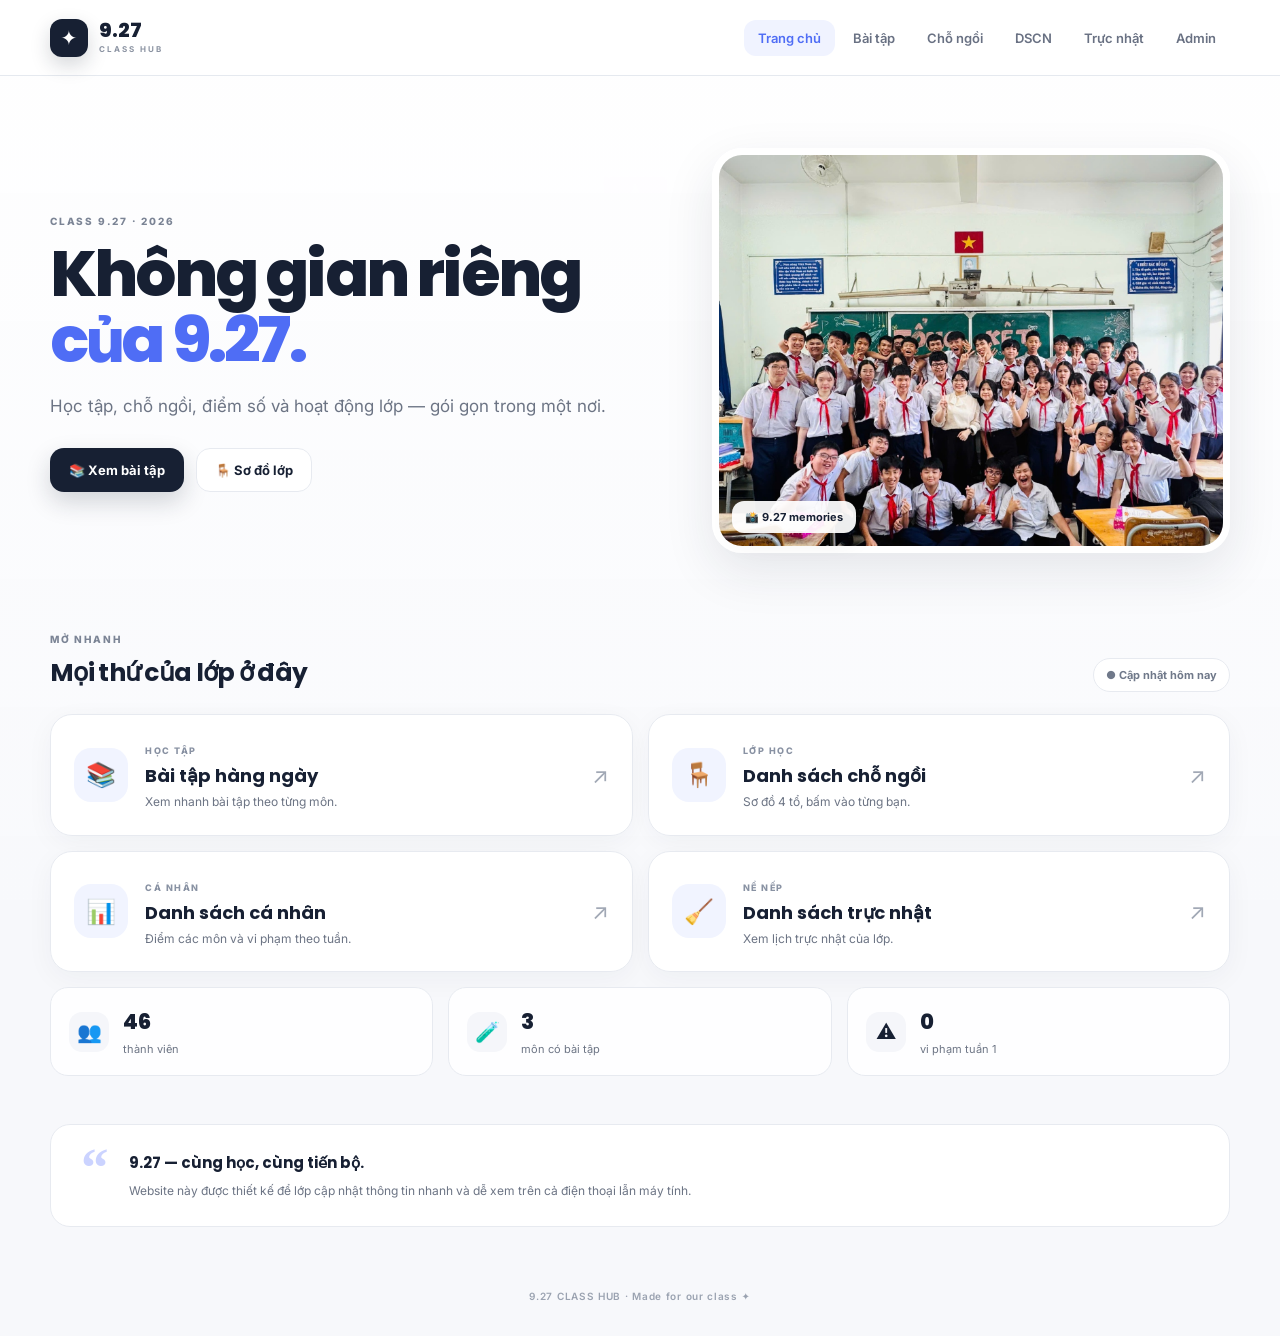
<file: index.html>
<!DOCTYPE html>
<html lang="vi">
<head>
  <meta charset="UTF-8">
  <meta name="viewport" content="width=device-width, initial-scale=1.0">
  <meta name="theme-color" content="#ffffff">
  <meta name="description" content="Website quản lý và học tập lớp 9.27">
  <title>Lớp 9.27 — Class Hub</title>
  <link rel="stylesheet" href="style.css">
</head>
<body>
  <div class="bg-photo"></div>
  <div class="bg-wash"></div>

  <header class="topbar">
    <a class="brand" href="index.html">
      <span class="brand-mark">✦</span>
      <span>
        <strong>9.27</strong>
        <small>CLASS HUB</small>
      </span>
    </a>
    <nav class="nav">
      <a class="active" href="index.html">Trang chủ</a>
      <a href="baitap.html">Bài tập</a>
      <a href="chongoi.html">Chỗ ngồi</a>
      <a href="danhsach.html">DSCN</a>
      <a href="trucnhat.html">Trực nhật</a><a href="admingay.html">Admin</a>
    </nav>
  </header>

  <main class="container">
    <section class="hero">
      <div class="hero-copy">
        <span class="eyebrow">CLASS 9.27 · 2026</span>
        <h1>Không gian riêng<br><span>của 9.27.</span></h1>
        <p>Học tập, chỗ ngồi, điểm số và hoạt động lớp — gói gọn trong một nơi.</p>
        <div class="hero-actions">
          <a class="btn btn-primary" href="baitap.html">📚 Xem bài tập</a>
          <a class="btn btn-ghost" href="chongoi.html">🪑 Sơ đồ lớp</a>
        </div>
      </div>
      <div class="hero-photo">
        <img src="assets/anh-lop.jpg" alt="Ảnh tập thể lớp 9.27">
        <div class="photo-caption"><span>📸</span> 9.27 memories</div>
      </div>
    </section>

    <section class="section-head">
      <div>
        <span class="eyebrow">MỞ NHANH</span>
        <h2>Mọi thứ của lớp ở đây</h2>
      </div>
      <span class="date-pill">● Cập nhật hôm nay</span>
    </section>

    <section class="feature-grid">
      <a class="feature-card card-homework" href="baitap.html">
        <div class="feature-icon">📚</div>
        <div><span class="card-kicker">HỌC TẬP</span><h3>Bài tập hàng ngày</h3><p>Xem nhanh bài tập theo từng môn.</p></div>
        <span class="arrow">↗</span>
      </a>
      <a class="feature-card card-seat" href="chongoi.html">
        <div class="feature-icon">🪑</div>
        <div><span class="card-kicker">LỚP HỌC</span><h3>Danh sách chỗ ngồi</h3><p>Sơ đồ 4 tổ, bấm vào từng bạn.</p></div>
        <span class="arrow">↗</span>
      </a>
      <a class="feature-card card-student" href="danhsach.html">
        <div class="feature-icon">📊</div>
        <div><span class="card-kicker">CÁ NHÂN</span><h3>Danh sách cá nhân</h3><p>Điểm các môn và vi phạm theo tuần.</p></div>
        <span class="arrow">↗</span>
      </a>
      <a class="feature-card card-duty" href="trucnhat.html">
        <div class="feature-icon">🧹</div>
        <div><span class="card-kicker">NỀ NẾP</span><h3>Danh sách trực nhật</h3><p>Xem lịch trực nhật của lớp.</p></div>
        <span class="arrow">↗</span>
      </a>
    </section>

    <section class="mini-grid">
      <div class="info-card">
        <span class="mini-icon">👥</span>
        <div><strong>46</strong><span>thành viên</span></div>
      </div>
      <div class="info-card">
        <span class="mini-icon">🧪</span>
        <div><strong>3</strong><span>môn có bài tập</span></div>
      </div>
      <div class="info-card">
        <span class="mini-icon">⚠️</span>
        <div><strong>0</strong><span>vi phạm tuần 1</span></div>
      </div>
    </section>

    <section class="quote-card">
      <span>“</span>
      <div><strong>9.27 — cùng học, cùng tiến bộ.</strong><p>Website này được thiết kế để lớp cập nhật thông tin nhanh và dễ xem trên cả điện thoại lẫn máy tính.</p></div>
    </section>
  </main>

  <footer>9.27 CLASS HUB · Made for our class ✦</footer>
</body>
</html>
</file>
<file: style.css>
@import url('https://fonts.googleapis.com/css2?family=Inter:wght@400;500;600;700;800&family=Poppins:wght@500;600;700;800&display=swap');

:root{
  --text:#172033; --muted:#6c7484; --line:#e7eaf0; --surface:rgba(255,255,255,.91);
  --primary:#4f6df5; --primary-dark:#3652d8; --green:#24a77a; --shadow:0 18px 50px rgba(25,35,60,.10);
  --radius:22px;
}
*{box-sizing:border-box}
html{scroll-behavior:smooth}
body{margin:0;color:var(--text);font-family:Inter,system-ui,-apple-system,"Segoe UI",Roboto,Arial,sans-serif;background:#f7f8fb;min-height:100vh}
a{text-decoration:none;color:inherit}
button,input{font:inherit}
.bg-photo{position:fixed;inset:0;background:url("assets/anh-lop.jpg") center/cover no-repeat;opacity:.075;filter:saturate(.75);z-index:-3}
.bg-wash{position:fixed;inset:0;background:linear-gradient(180deg,rgba(255,255,255,.96),rgba(248,249,252,.99));z-index:-2}
.topbar{height:76px;display:flex;align-items:center;justify-content:space-between;padding:0 max(24px,calc((100vw - 1180px)/2));background:rgba(255,255,255,.88);backdrop-filter:blur(16px);border-bottom:1px solid rgba(225,229,237,.85);position:sticky;top:0;z-index:20}
.brand{display:flex;align-items:center;gap:11px}
.brand-mark{display:grid;place-items:center;width:38px;height:38px;border-radius:12px;background:#172033;color:white;font-size:20px;box-shadow:0 8px 20px rgba(23,32,51,.18)}
.brand strong{display:block;font:800 20px Poppins,Inter,sans-serif;line-height:18px}
.brand small{display:block;color:#8a92a1;font-size:8px;letter-spacing:2px;font-weight:700;margin-top:5px}
.nav{display:flex;gap:4px;align-items:center}
.nav a{padding:10px 14px;border-radius:12px;color:#697183;font-size:13px;font-weight:600;transition:.2s}
.nav a:hover,.nav a.active{background:#f0f3ff;color:var(--primary)}
.container{width:min(1180px,calc(100% - 40px));margin:auto}
.hero{display:grid;grid-template-columns:1.08fr .92fr;gap:54px;align-items:center;padding:72px 0 64px}
.eyebrow{font-size:10px;font-weight:800;letter-spacing:1.8px;color:#7b8495}
.hero h1,.page-title h1{font:800 clamp(40px,5vw,67px)/1.04 Poppins,Inter,sans-serif;letter-spacing:-2.8px;margin:12px 0 18px}
.hero h1 span{color:var(--primary)}
.hero p{font-size:17px;line-height:1.7;color:var(--muted);max-width:560px;margin:0}
.hero-actions{display:flex;gap:12px;margin-top:28px;flex-wrap:wrap}
.btn{display:inline-flex;align-items:center;justify-content:center;gap:8px;padding:13px 18px;border-radius:14px;font-size:13px;font-weight:700;transition:.2s;border:1px solid transparent}
.btn:hover{transform:translateY(-2px)}
.btn-primary{background:var(--text);color:#fff;box-shadow:0 10px 24px rgba(23,32,51,.18)}
.btn-primary:hover{background:#27324a}
.btn-ghost{background:#fff;border-color:var(--line);color:var(--text)}
.hero-photo{position:relative}
.hero-photo img{display:block;width:100%;height:405px;object-fit:cover;border-radius:30px;box-shadow:var(--shadow);border:7px solid rgba(255,255,255,.88)}
.photo-caption{position:absolute;bottom:20px;left:20px;background:rgba(255,255,255,.93);padding:9px 13px;border-radius:12px;font-size:11px;font-weight:700;box-shadow:0 8px 25px rgba(0,0,0,.08)}
.section-head,.page-title{display:flex;justify-content:space-between;align-items:end;gap:20px;margin:10px 0 22px}
.section-head h2{font:700 25px Poppins;margin:7px 0 0;letter-spacing:-.7px}
.date-pill{display:inline-flex;align-items:center;gap:7px;background:#fff;border:1px solid var(--line);padding:9px 12px;border-radius:999px;color:#70798a;font-size:11px;font-weight:700;white-space:nowrap}
.date-pill:first-letter{color:#2ab583}
.feature-grid{display:grid;grid-template-columns:repeat(2,1fr);gap:15px}
.feature-card{display:grid;grid-template-columns:auto 1fr auto;gap:17px;align-items:center;background:var(--surface);border:1px solid var(--line);border-radius:var(--radius);padding:23px;box-shadow:0 7px 28px rgba(31,42,66,.045);transition:.22s}
.feature-card:hover{transform:translateY(-4px);box-shadow:var(--shadow);border-color:#dce1ee}
.feature-icon{width:54px;height:54px;display:grid;place-items:center;border-radius:17px;background:#f1f4ff;font-size:24px}
.card-kicker{font-size:9px;letter-spacing:1.5px;font-weight:800;color:#8992a3}
.feature-card h3{font:700 18px Poppins;margin:4px 0 4px}
.feature-card p{margin:0;color:var(--muted);font-size:12px;line-height:1.55}
.arrow{font-size:22px;color:#a1a8b5}
.mini-grid{display:grid;grid-template-columns:repeat(3,1fr);gap:15px;margin-top:15px}
.info-card{background:rgba(255,255,255,.83);border:1px solid var(--line);border-radius:18px;padding:18px;display:flex;align-items:center;gap:14px}
.mini-icon{font-size:20px;width:40px;height:40px;display:grid;place-items:center;background:#f5f6fa;border-radius:13px}
.info-card strong{display:block;font:800 21px Poppins}
.info-card span:not(.mini-icon){font-size:11px;color:var(--muted)}
.quote-card{margin:48px 0 35px;padding:26px 30px;background:#fff;border:1px solid var(--line);border-radius:20px;display:flex;gap:20px;align-items:flex-start}
.quote-card>span{font:800 55px Georgia;color:#cbd3ff;line-height:.6}.quote-card strong{font:700 15px Poppins}.quote-card p{color:var(--muted);font-size:12px;line-height:1.6;margin:7px 0 0}
footer{text-align:center;color:#9aa2b0;font-size:10px;font-weight:600;letter-spacing:.7px;padding:28px 20px 34px}
.page{padding:52px 0 70px;min-height:calc(100vh - 130px)}
.page-title{align-items:center;margin-bottom:30px}
.page-title h1{font-size:42px;letter-spacing:-1.8px;margin-bottom:7px}
.page-title p{color:var(--muted);font-size:13px;margin:0}
.homework-day{background:rgba(255,255,255,.84);border:1px solid var(--line);border-radius:24px;padding:25px;margin-bottom:18px;box-shadow:0 8px 30px rgba(31,42,66,.04)}
.day-head{display:flex;justify-content:space-between;align-items:center;margin-bottom:18px}
.day-head h2{font:700 22px Poppins;margin:6px 0 0}
.homework-cards{display:grid;gap:10px}
.homework-card{display:flex;align-items:center;gap:15px;border:1px solid #eceef3;border-radius:17px;padding:16px;background:#fff}
.subject-icon{width:44px;height:44px;display:grid;place-items:center;border-radius:14px;background:#f4f6ff;font-size:20px}
.homework-main{flex:1}.subject{font-size:11px;font-weight:800;letter-spacing:.8px;color:#596376}.homework-main p{margin:5px 0 0;font-size:13px;line-height:1.55;color:#353d4d}.task-number{font:700 12px Poppins;color:#b3bac7}
.classroom{position:relative;background:rgba(255,255,255,.88);border:1px solid var(--line);border-radius:28px;padding:82px 28px 28px;box-shadow:var(--shadow);overflow:hidden}
.teacher-desk{position:absolute;top:18px;left:28px;background:#172033;color:#fff;padding:11px 20px;border-radius:12px;font-size:11px;font-weight:800;letter-spacing:.5px}
.class-door{position:absolute;top:18px;right:28px;background:#f1f3f7;color:#697283;padding:11px 20px;border-radius:12px;font-size:11px;font-weight:800}
.board{margin:0 auto 22px;width:min(450px,80%);text-align:center;background:#edf8f4;border:1px solid #d5eee4;color:#24906f;padding:9px;border-radius:12px;font-size:10px;font-weight:800;letter-spacing:1.5px}
.seat-grid{display:grid;grid-template-columns:repeat(8,1fr);gap:10px}
.seat{min-height:103px;border:1px solid #e5e8ef;border-radius:15px;background:#fff;padding:11px 7px;display:flex;flex-direction:column;align-items:center;justify-content:center;gap:4px;cursor:pointer;color:var(--text);transition:.18s}
.seat:hover{transform:translateY(-3px);border-color:#bdc8ff;box-shadow:0 9px 25px rgba(66,87,170,.12)}
.seat-num{position:absolute;opacity:0;font-size:1px}.seat strong{font-size:10px;line-height:1.25;text-align:center}.seat small{font-size:8px;color:#9aa1ae}.avatar{width:39px;height:39px;display:grid;place-items:center;border-radius:13px;background:#edf1ff;color:#536be8;font-size:10px;font-weight:800}.empty-seat{background:#fafbfc;border-style:dashed;color:#b4bac5;cursor:default}.empty-seat:hover{transform:none;box-shadow:none}.empty-seat span{font-size:9px}.seat-legend{display:flex;gap:18px;justify-content:center;margin-top:20px;font-size:10px;color:#7e8796}.dot{display:inline-block;width:7px;height:7px;border-radius:50%;background:#6d80ed;margin-right:5px}.dot.empty{background:#d8dce4}
.search-wrap{display:flex;align-items:center;gap:10px;background:#fff;border:1px solid var(--line);border-radius:15px;padding:0 15px;width:min(550px,100%);margin-bottom:17px}.search-wrap span{font-size:25px;color:#9aa2b0;transform:rotate(-15deg)}.search-wrap input{border:0;outline:0;width:100%;padding:13px 0;background:transparent;font-size:13px;color:var(--text)}
.student-layout{display:grid;grid-template-columns:minmax(0,1fr) 390px;gap:18px;align-items:start}
.student-count{font-size:11px;color:#8a92a1;font-weight:700;margin:8px 2px 10px}
.student-list{display:grid;grid-template-columns:1fr 1fr;gap:8px}
.student-row{display:grid;grid-template-columns:28px 34px 1fr auto;align-items:center;gap:9px;background:#fff;border:1px solid var(--line);border-radius:14px;padding:9px 11px;text-align:left;color:var(--text);cursor:pointer;transition:.17s}.student-row:hover{border-color:#c5ceff;transform:translateY(-1px)}.student-number{font-size:9px;color:#9ba2b0;font-weight:800}.avatar.small{width:34px;height:34px;border-radius:11px;font-size:9px}.student-name{font-size:11px;font-weight:650}.student-row .arrow{font-size:18px}
.student-detail{position:sticky;top:96px;background:#fff;border:1px solid var(--line);border-radius:23px;padding:23px;box-shadow:var(--shadow);min-height:390px}
.detail-top{display:flex;gap:13px;align-items:center;padding-bottom:19px;border-bottom:1px solid #eef0f4}.detail-avatar{width:53px;height:53px;border-radius:16px}.detail-top h2{font:700 17px Poppins;margin:5px 0 2px}.detail-top p{margin:0;font-size:10px;color:#929aa8}.detail-section{padding-top:19px}.section-label{font-size:9px;font-weight:800;letter-spacing:1.3px;color:#747e90;margin-bottom:10px}.empty-state,.clean-state{padding:15px;border-radius:13px;background:#f8f9fb;color:#929aa8;text-align:center;font-size:11px;line-height:1.7}.clean-state{background:#edf9f4;color:#278765;font-weight:700}.empty-state code,.empty-hero code{font-family:ui-monospace,monospace;background:#f0f2f6;padding:2px 4px;border-radius:5px}.grade-table{border:1px solid #eceef3;border-radius:12px;overflow:hidden}.grade-table div{display:flex;justify-content:space-between;gap:15px;padding:9px 11px;border-bottom:1px solid #eceef3;font-size:10px}.grade-table div:last-child{border-bottom:0}.grade-table strong{font-size:10px}.violation-list{margin:0;padding-left:18px;color:#7a4d31;font-size:11px;line-height:1.8}
.duty-empty{min-height:430px;display:grid;place-items:center}.empty-hero{text-align:center;background:#fff;border:1px solid var(--line);border-radius:26px;padding:58px 30px;max-width:600px;margin:auto;box-shadow:var(--shadow)}.empty-icon{font-size:45px;margin-bottom:12px}.empty-hero h2{font:700 24px Poppins;margin:10px 0}.empty-hero p{font-size:12px;color:var(--muted);line-height:1.7}.duty-grid{display:grid;grid-template-columns:repeat(3,1fr);gap:15px}.duty-card{position:relative;background:#fff;border:1px solid var(--line);border-radius:20px;padding:24px;min-height:160px}.duty-index{position:absolute;right:20px;top:18px;color:#c6ccd7;font:700 14px Poppins}.duty-card h3{font:700 18px Poppins;margin:10px 0}.duty-card p{font-size:12px;color:var(--muted);line-height:1.6}
.empty-box{background:#fff;border:1px dashed #dfe3eb;padding:30px;text-align:center;border-radius:15px;color:#9aa2b0;font-size:12px}
@media(max-width:900px){.hero{grid-template-columns:1fr;gap:28px;padding-top:48px}.hero-photo img{height:350px}.student-layout{grid-template-columns:1fr}.student-detail{position:static}.seat-grid{grid-template-columns:repeat(4,1fr)}.duty-grid{grid-template-columns:1fr 1fr}.nav a{padding:9px 8px;font-size:11px}}
@media(max-width:640px){.topbar{height:auto;min-height:68px;padding:10px 15px;align-items:flex-start}.nav{display:none}.container{width:min(100% - 24px,1180px)}.hero{padding:38px 0 42px}.hero h1{font-size:42px;letter-spacing:-2px}.hero p{font-size:14px}.hero-photo img{height:280px;border-radius:22px}.feature-grid,.mini-grid,.student-list{grid-template-columns:1fr}.section-head,.page-title{align-items:flex-start;flex-direction:column}.page-title h1{font-size:35px}.classroom{padding:74px 10px 18px}.teacher-desk,.class-door{font-size:8px;padding:9px 10px}.teacher-desk{left:10px}.class-door{right:10px}.board{width:65%}.seat-grid{gap:6px}.seat{min-height:88px;padding:7px 3px;border-radius:11px}.seat strong{font-size:8px}.avatar{width:31px;height:31px;font-size:8px;border-radius:10px}.seat small{font-size:7px}.duty-grid{grid-template-columns:1fr}.homework-day{padding:17px}.day-head{align-items:flex-start;gap:10px}.homework-card{align-items:flex-start}.quote-card{margin-top:30px;padding:20px}.page{padding-top:35px}}


.admin-login{width:min(460px,100%);margin:70px auto;background:#fff;border:1px solid var(--line);border-radius:24px;padding:32px;box-shadow:var(--shadow)}
.admin-login h1{font:800 34px Poppins;margin:9px 0}.admin-login p{font-size:13px;color:var(--muted);margin-bottom:20px}
.admin-input,.admin-textarea{width:100%;border:1px solid var(--line);border-radius:13px;padding:12px 13px;outline:0;background:#fff;color:var(--text);margin:7px 0;font-size:12px}
.admin-textarea{min-height:85px;resize:vertical}.admin-input:focus,.admin-textarea:focus{border-color:#b8c3ff;box-shadow:0 0 0 3px #f0f2ff}
.admin-login .btn{width:100%;margin-top:9px}.admin-note{display:block;color:#929aa8;font-size:10px;line-height:1.6;margin-top:15px}
.admin-grid{display:grid;grid-template-columns:1fr 1fr;gap:15px}.admin-card{background:#fff;border:1px solid var(--line);border-radius:20px;padding:22px;box-shadow:0 7px 28px rgba(31,42,66,.04)}.admin-card.wide{grid-column:span 2}.admin-card h2{font:700 19px Poppins;margin:7px 0 12px}.admin-inline{display:grid;grid-template-columns:1fr 1fr;gap:8px}
.admin-items{margin-top:15px;display:grid;gap:6px;max-height:180px;overflow:auto}.admin-items div,.admin-items em{font-size:10px;color:#687285;padding:9px 10px;background:#f7f8fa;border-radius:10px}.admin-items em{text-align:center;color:#a0a7b3}
.admin-danger{margin-top:15px;background:#fff;border:1px solid #f0e4d8;border-radius:18px;padding:18px}.admin-danger strong{font-size:12px}.admin-danger p{font-size:10px;color:var(--muted);line-height:1.6;margin:7px 0 12px}
@media(max-width:700px){.admin-grid{grid-template-columns:1fr}.admin-card.wide{grid-column:span 1}.admin-inline{grid-template-columns:1fr}}
.admin-item-row{display:flex;justify-content:space-between;align-items:center;gap:8px}.admin-item-row>span:first-child{min-width:0;line-height:1.5}.btn-small{padding:6px 9px!important;font-size:10px!important;margin-left:4px}
.admin-danger .btn{margin:5px 6px 0 0}

.seat-admin-card{margin-top:15px}.admin-seat-help{font-size:11px;color:var(--muted);line-height:1.6;margin:0 0 12px}.seat-editor-grid{display:grid;grid-template-columns:repeat(4,1fr);gap:9px;margin:10px 0 15px}.seat-editor-cell{background:#f7f8fa;border:1px solid var(--line);border-radius:12px;padding:8px}.seat-editor-cell>span{display:block;font-size:9px;font-weight:800;color:#7a8392;margin-bottom:3px}.seat-editor-cell .admin-input{margin:0;font-size:10px;padding:9px 8px}.seat-admin-card #saveSeatBtn{margin-top:2px}
@media(max-width:700px){.seat-editor-grid{grid-template-columns:1fr 1fr;gap:7px}.seat-editor-cell .admin-input{font-size:9px}}


/* Admin action buttons: keep the existing design, but make Sửa/Xóa reliably visible. */
.admin-actions {
  display: inline-flex;
  align-items: center;
  gap: 6px;
  flex-shrink: 0;
}

.admin-actions .btn {
  display: inline-flex !important;
  visibility: visible !important;
  opacity: 1 !important;
  white-space: nowrap;
}

@media(max-width:700px){
  .admin-actions {
    width: 100%;
  }
}
</file>
